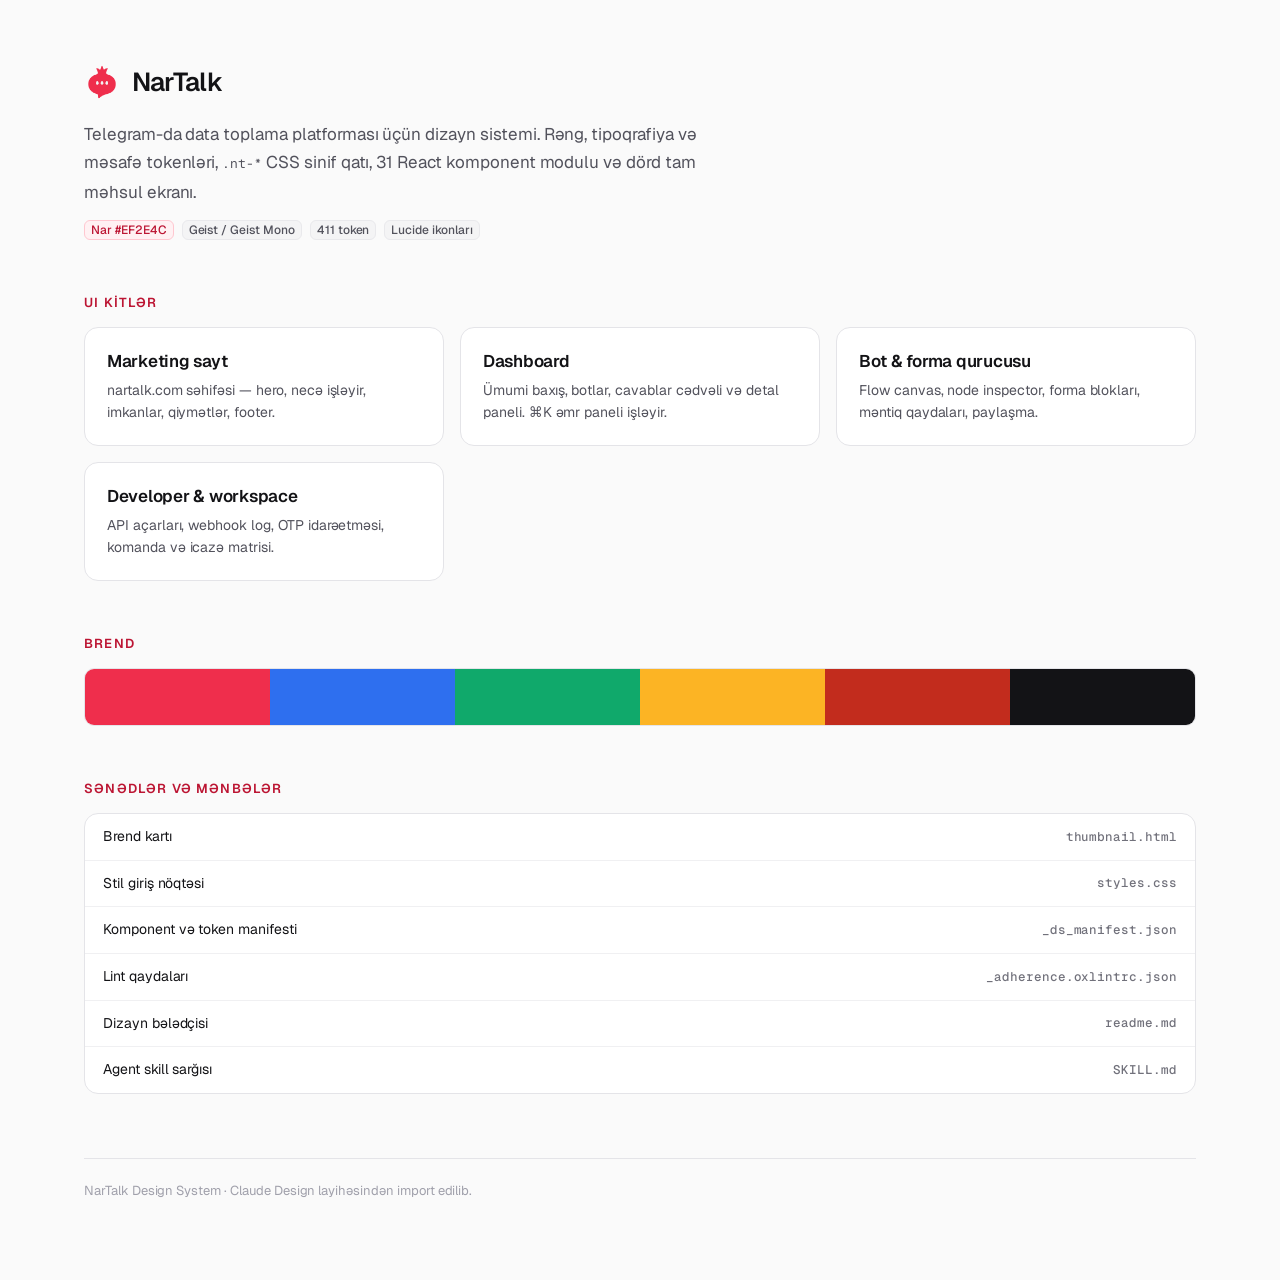
<file: index.html>
<!DOCTYPE html><html lang="az"><head><meta charset="utf-8">
<meta name="viewport" content="width=device-width, initial-scale=1">
<title>NarTalk Design System</title>
<link rel="stylesheet" href="styles.css">
<link rel="icon" href="assets/logo-mark-512.png">
<style>
  body{background:var(--color-bg-subtle)}
  .wrap{max-width:var(--layout-marketing-max);margin:0 auto;padding:64px 24px 80px}
  .lockup{display:flex;align-items:center;gap:12px}
  .lockup img{width:36px;height:36px;display:block}
  .lockup span{font:600 26px/1 var(--font-sans);letter-spacing:-.035em}
  .lede{margin-top:20px;max-width:640px;font:400 17px/28px var(--font-sans);color:var(--color-text-secondary)}
  .meta{margin-top:14px;display:flex;flex-wrap:wrap;gap:8px}
  h2{margin:56px 0 18px;font:600 13px/1 var(--font-sans);letter-spacing:.09em;text-transform:uppercase;color:var(--color-text-brand)}
  .grid{display:grid;grid-template-columns:repeat(auto-fill,minmax(280px,1fr));gap:16px}
  .tile{display:block;padding:22px;background:var(--color-surface-default);border:1px solid var(--color-border-default);border-radius:var(--radius-xl);text-decoration:none;transition:border-color .12s,box-shadow .12s}
  .tile:hover{border-color:var(--color-border-strong);box-shadow:var(--shadow-level-2);text-decoration:none}
  .tile h3{font:600 17px/1.3 var(--font-sans);letter-spacing:-.015em;color:var(--color-text-primary)}
  .tile p{margin-top:7px;font:400 14px/22px var(--font-sans);color:var(--color-text-secondary)}
  .swatches{display:flex;gap:0;border-radius:var(--radius-lg);overflow:hidden;border:1px solid var(--color-border-default)}
  .swatches div{flex:1;height:56px}
  .files{display:grid;gap:0;background:var(--color-surface-default);border:1px solid var(--color-border-default);border-radius:var(--radius-xl);overflow:hidden}
  .files a,.files span{display:flex;align-items:center;justify-content:space-between;gap:16px;padding:13px 18px;border-bottom:1px solid var(--color-border-subtle);font:400 14px/1.4 var(--font-sans);color:var(--color-text-primary);text-decoration:none}
  .files a:last-child,.files span:last-child{border-bottom:0}
  .files a:hover{background:var(--color-surface-hover);text-decoration:none}
  .files code{font:500 12.5px/1 var(--font-mono);color:var(--color-text-tertiary)}
  footer{margin-top:64px;padding-top:22px;border-top:1px solid var(--color-border-default);font:400 13px/1.5 var(--font-sans);color:var(--color-text-muted)}
</style></head>
<body><div class="wrap">
  <div class="lockup"><img src="assets/logo-mark-512.png" alt=""><span>NarTalk</span></div>
  <p class="lede">Telegram-da data toplama platforması üçün dizayn sistemi. Rəng, tipoqrafiya və məsafə tokenləri, <code style="font-family:var(--font-mono);font-size:13px">.nt-*</code> CSS sinif qatı, 31 React komponent modulu və dörd tam məhsul ekranı.</p>
  <div class="meta">
    <span class="nt-badge" style="background:var(--color-status-brand-bg);color:var(--color-status-brand-fg);border-color:var(--color-status-brand-border)">Nar #EF2E4C</span>
    <span class="nt-badge" style="background:var(--color-status-neutral-bg);color:var(--color-status-neutral-fg);border-color:var(--color-status-neutral-border)">Geist / Geist Mono</span>
    <span class="nt-badge" style="background:var(--color-status-neutral-bg);color:var(--color-status-neutral-fg);border-color:var(--color-status-neutral-border)">411 token</span>
    <span class="nt-badge" style="background:var(--color-status-neutral-bg);color:var(--color-status-neutral-fg);border-color:var(--color-status-neutral-border)">Lucide ikonları</span>
  </div>

  <h2>UI kitlər</h2>
  <div class="grid">
    <a class="tile" href="ui_kits/website/index.html"><h3>Marketing sayt</h3><p>nartalk.com səhifəsi — hero, necə işləyir, imkanlar, qiymətlər, footer.</p></a>
    <a class="tile" href="ui_kits/dashboard/index.html"><h3>Dashboard</h3><p>Ümumi baxış, botlar, cavablar cədvəli və detal paneli. ⌘K əmr paneli işləyir.</p></a>
    <a class="tile" href="ui_kits/builder/index.html"><h3>Bot &amp; forma qurucusu</h3><p>Flow canvas, node inspector, forma blokları, məntiq qaydaları, paylaşma.</p></a>
    <a class="tile" href="ui_kits/developer/index.html"><h3>Developer &amp; workspace</h3><p>API açarları, webhook log, OTP idarəetməsi, komanda və icazə matrisi.</p></a>
  </div>

  <h2>Brend</h2>
  <div class="swatches">
    <div style="background:var(--nar-500)"></div>
    <div style="background:var(--azure-500)"></div>
    <div style="background:var(--emerald-500)"></div>
    <div style="background:var(--amber-400)"></div>
    <div style="background:var(--brick-600)"></div>
    <div style="background:var(--ink-900)"></div>
  </div>

  <h2>Sənədlər və mənbələr</h2>
  <div class="files">
    <a href="thumbnail.html">Brend kartı<code>thumbnail.html</code></a>
    <a href="styles.css">Stil giriş nöqtəsi<code>styles.css</code></a>
    <a href="_ds_manifest.json">Komponent və token manifesti<code>_ds_manifest.json</code></a>
    <a href="_adherence.oxlintrc.json">Lint qaydaları<code>_adherence.oxlintrc.json</code></a>
    <span>Dizayn bələdçisi<code>readme.md</code></span>
    <span>Agent skill sarğısı<code>SKILL.md</code></span>
  </div>

  <footer>NarTalk Design System · Claude Design layihəsindən import edilib.</footer>
</div></body></html>
</file>
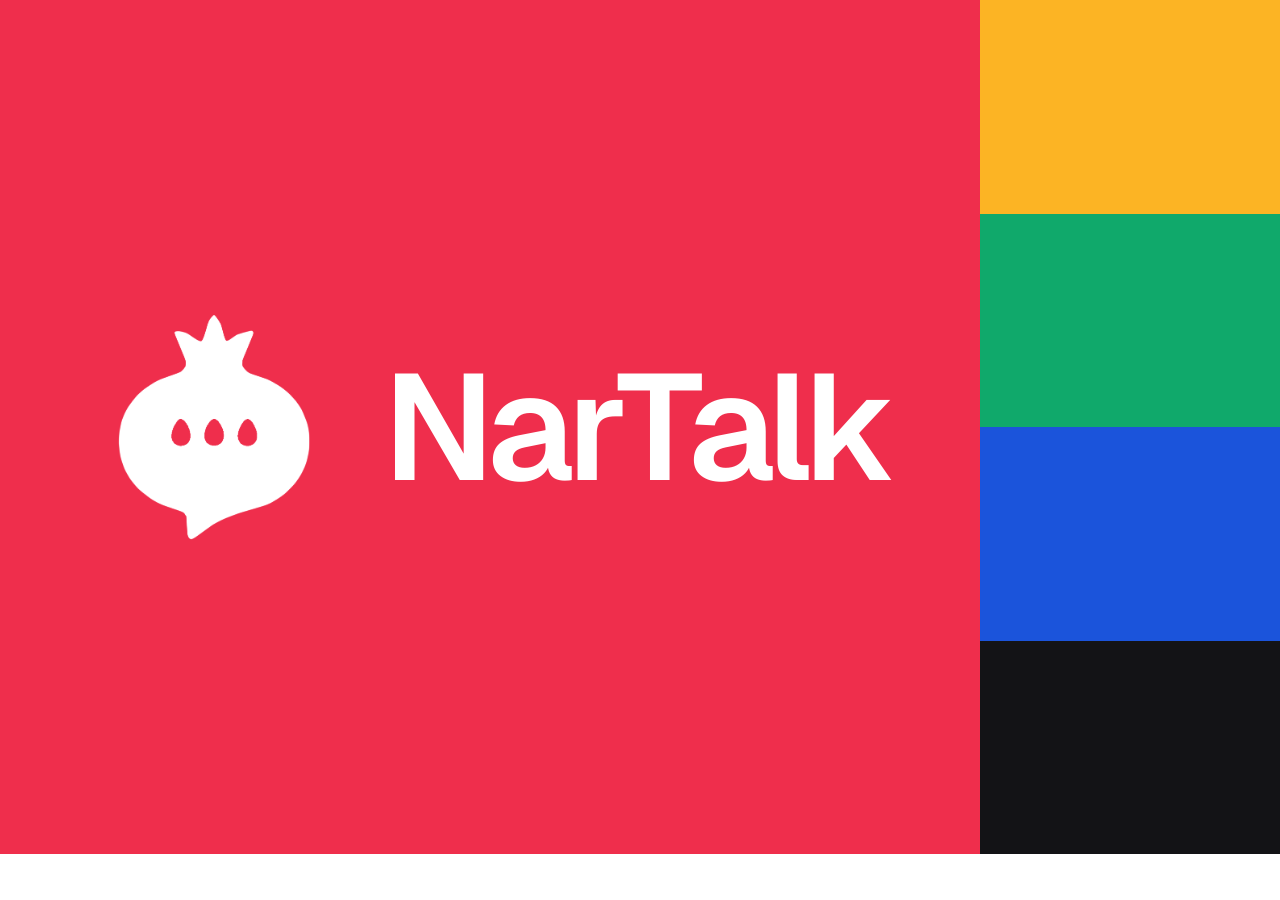
<file: thumbnail.html>
<!DOCTYPE html><html><head><meta charset="utf-8"><link rel="stylesheet" href="styles.css"><style>html,body{margin:0}body{width:1280px;height:854px;display:grid;grid-template-columns:1fr 300px;overflow:hidden}.main{background:var(--nar-500);display:grid;place-items:center;gap:0}.mark{display:flex;align-items:center;gap:44px}.mark img{width:250px;height:250px;display:block}.name{font-family:var(--font-sans);font-weight:600;font-size:150px;letter-spacing:-.045em;color:#fff;line-height:1;white-space:nowrap}.strip{display:grid;grid-template-rows:repeat(4,1fr)}.strip div{width:100%;height:100%}</style></head><body><div class="main"><div class="mark"><img src="assets/logo-mark-white.png" alt=""><div class="name">NarTalk</div></div></div><div class="strip"><div style="background:var(--amber-400)"></div><div style="background:var(--emerald-500)"></div><div style="background:var(--azure-600)"></div><div style="background:var(--ink-900)"></div></div></body></html>
</file>
<file: styles.css>
@import url("tokens/fonts.css");
@import url("tokens/colors.css");
@import url("tokens/dark.css");
@import url("tokens/typography.css");
@import url("tokens/spacing.css");
@import url("tokens/radius.css");
@import url("tokens/shadows.css");
@import url("tokens/layout.css");
@import url("tokens/motion.css");
@import url("tokens/base.css");
@import url("styles/controls.css");
@import url("styles/surfaces.css");
@import url("styles/patterns.css");
</file>
